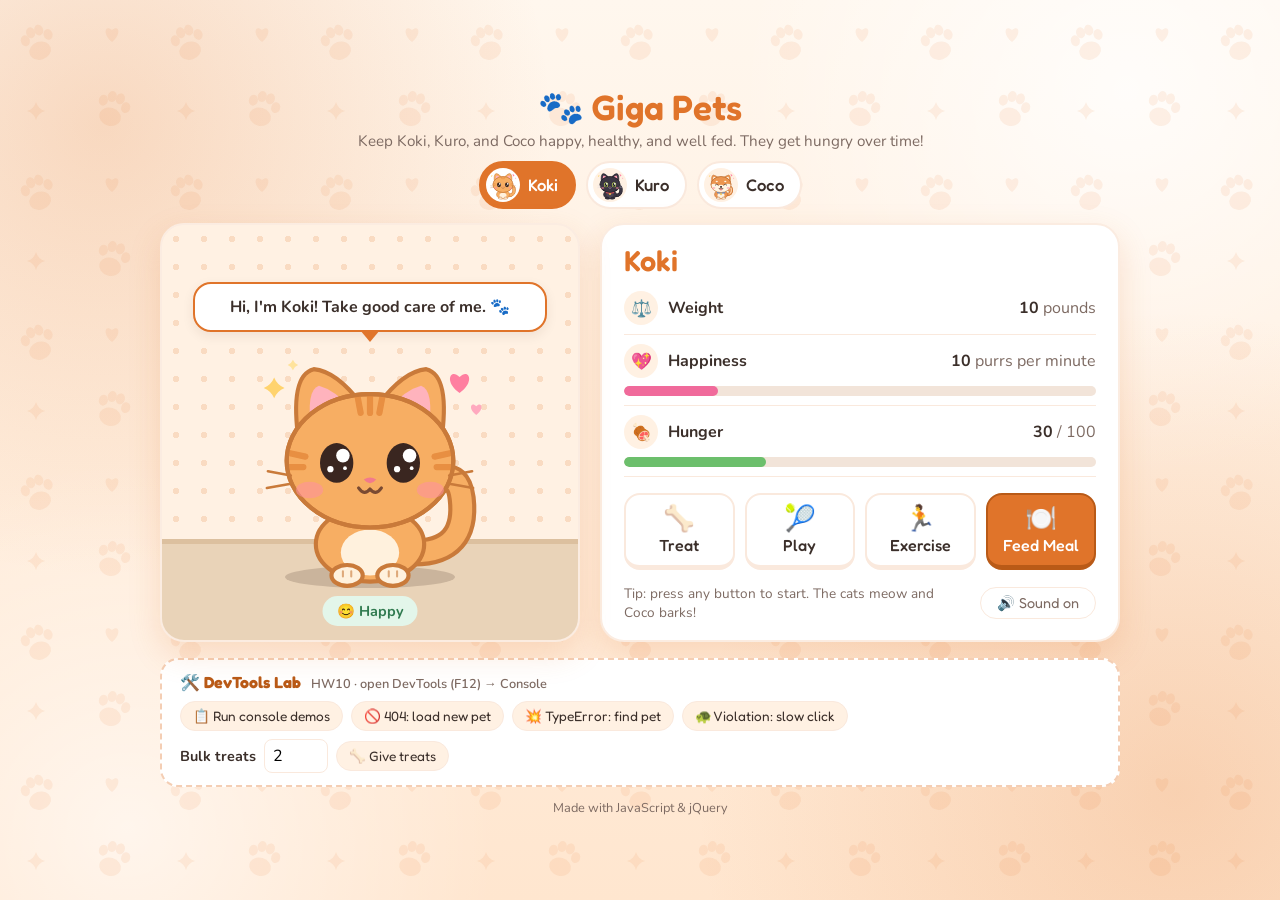
<file: index.html>
<!DOCTYPE html>
<html lang="en">
  <head>
    <meta charset="utf-8">
    <meta name="viewport" content="width=device-width, initial-scale=1">
    <title>Giga Pets</title>
    <meta name="description" content="A virtual pet game with two cats and a Shiba Inu, built with JavaScript and jQuery">
    <!-- Rounded, friendly fonts from Google Fonts: Fredoka for headings, Nunito for text -->
    <link rel="preconnect" href="https://fonts.googleapis.com">
    <link rel="preconnect" href="https://fonts.gstatic.com" crossorigin>
    <link rel="stylesheet" href="https://fonts.googleapis.com/css2?family=Fredoka:wght@500;600&family=Nunito:wght@400;600;700&display=swap">
    <link rel="stylesheet" href="style.css">
    <!-- defer: script.js runs after the page (and jQuery below) has loaded -->
    <script src="script.js" defer></script>
    <!-- HW10: Chrome DevTools console demos (runs after script.js) -->
    <script src="devtools.js" defer></script>
  </head>
  <!-- data-pet is changed by script.js so the page colors match the selected pet -->
  <body data-pet="orange-cat">
    <header>
      <h1><span class="logo" aria-hidden="true">🐾</span> Giga Pets</h1>
      <p class="subtitle">Keep Koki, Kuro, and Coco happy, healthy, and well fed. They get hungry over time!</p>
    </header>

    <!-- Pet picker: one button per pet, created by script.js from the pets array -->
    <nav class="pet-tabs" aria-label="Choose a pet"></nav>

    <main class="game">
      <!-- Left side: the pet's room, speech bubble, and mood -->
      <section class="pet-stage">
        <!-- The slot reserves space so the bubble never covers the pet, even on long messages -->
        <div class="bubble-slot">
          <!-- Speech bubble: filled in by showPetMessage() in script.js after every button press or pet switch -->
          <div class="speech-bubble" aria-live="polite"></div>
        </div>

        <div class="pet-spot">
          <img class="pet-image" src="images/orange-cat.svg" alt="Koki, an orange tabby cat" draggable="false">
          <!-- Shadow on the floor; it stays put while the pet hops -->
          <div class="pet-shadow"></div>
        </div>

        <!-- Mood badge: updated by script.js (happy or needs care) -->
        <div class="mood-badge">😊 Happy</div>
      </section>

      <!-- Right side: stats and action buttons -->
      <section class="dashboard">
        <h2 class="name"></h2>

        <div class="stat">
          <span class="stat-icon" aria-hidden="true">⚖️</span>
          <span class="stat-label">Weight</span>
          <span class="stat-value"><span class="weight"></span> pounds</span>
        </div>

        <div class="stat">
          <span class="stat-icon" aria-hidden="true">💖</span>
          <span class="stat-label">Happiness</span>
          <span class="stat-value"><span class="happiness"></span> <span class="happiness-unit">purrs per minute</span></span>
          <div class="meter"><div class="happiness-bar"></div></div>
        </div>

        <!-- New behavior for the new Feed Meal button: hunger meter (0 = full, 100 = starving) -->
        <div class="stat">
          <span class="stat-icon" aria-hidden="true">🍖</span>
          <span class="stat-label">Hunger</span>
          <span class="stat-value"><span class="hunger"></span> / 100</span>
          <div class="meter"><div class="hunger-bar"></div></div>
        </div>

        <div class="button-container">
          <button class="treat-button"><span class="btn-icon">🦴</span>Treat</button>
          <button class="play-button"><span class="btn-icon">🎾</span>Play</button>
          <button class="exercise-button"><span class="btn-icon">🏃</span>Exercise</button>
          <!-- New action button -->
          <button class="feed-button"><span class="btn-icon">🍽️</span>Feed Meal</button>
        </div>

        <div class="dashboard-footer">
          <!-- Hint shown until the first button press (removed by the .one() handler in script.js) -->
          <p class="hint">Tip: press any button to start. The cats meow and Coco barks!</p>
          <button class="sound-toggle" aria-pressed="false">🔊 Sound on</button>
        </div>
      </section>
    </main>

    <!-- HW10: buttons that trigger each Console / Sources panel demo -->
    <section class="devtools-lab" aria-label="DevTools Lab">
      <h2>🛠️ DevTools Lab <span class="lab-tag">HW10 · open DevTools (F12) → Console</span></h2>
      <div class="lab-row">
        <button type="button" id="log-demo-btn">📋 Run console demos</button>
        <button type="button" id="error-404-btn">🚫 404: load new pet</button>
        <button type="button" id="type-error-btn">💥 TypeError: find pet</button>
        <button type="button" id="violation-btn">🐢 Violation: slow click</button>
      </div>
      <div class="lab-row">
        <label for="bulk-treat-count">Bulk treats</label>
        <input id="bulk-treat-count" type="number" min="1" max="10" value="2">
        <button type="button" class="bulk-treat-button">🦴 Give treats</button>
      </div>
    </section>

    <footer>Made with JavaScript &amp; jQuery</footer>

    <script src="https://code.jquery.com/jquery-2.2.1.min.js"
            integrity="sha256-gvQgAFzTH6trSrAWoH1iPo9Xc96QxSZ3feW6kem+O00="
            crossorigin="anonymous"></script>
  </body>
</html>
</file>
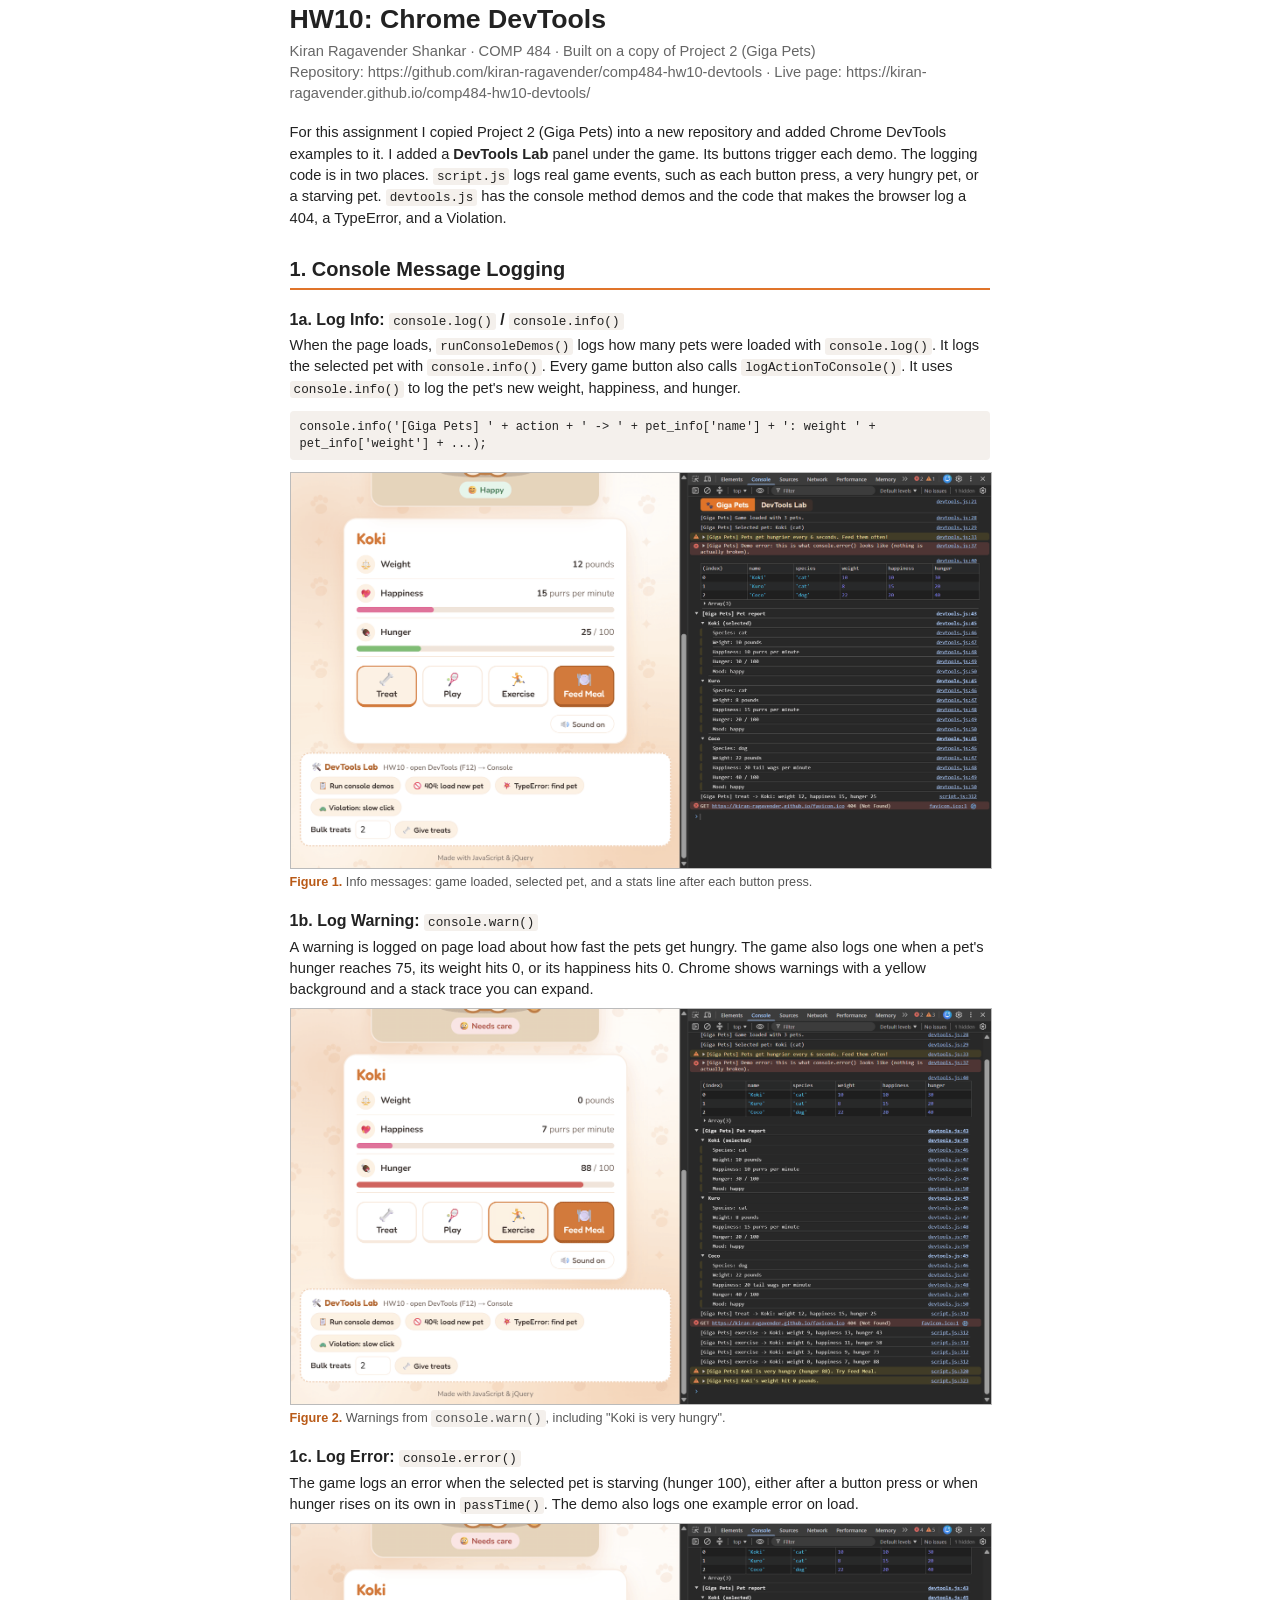
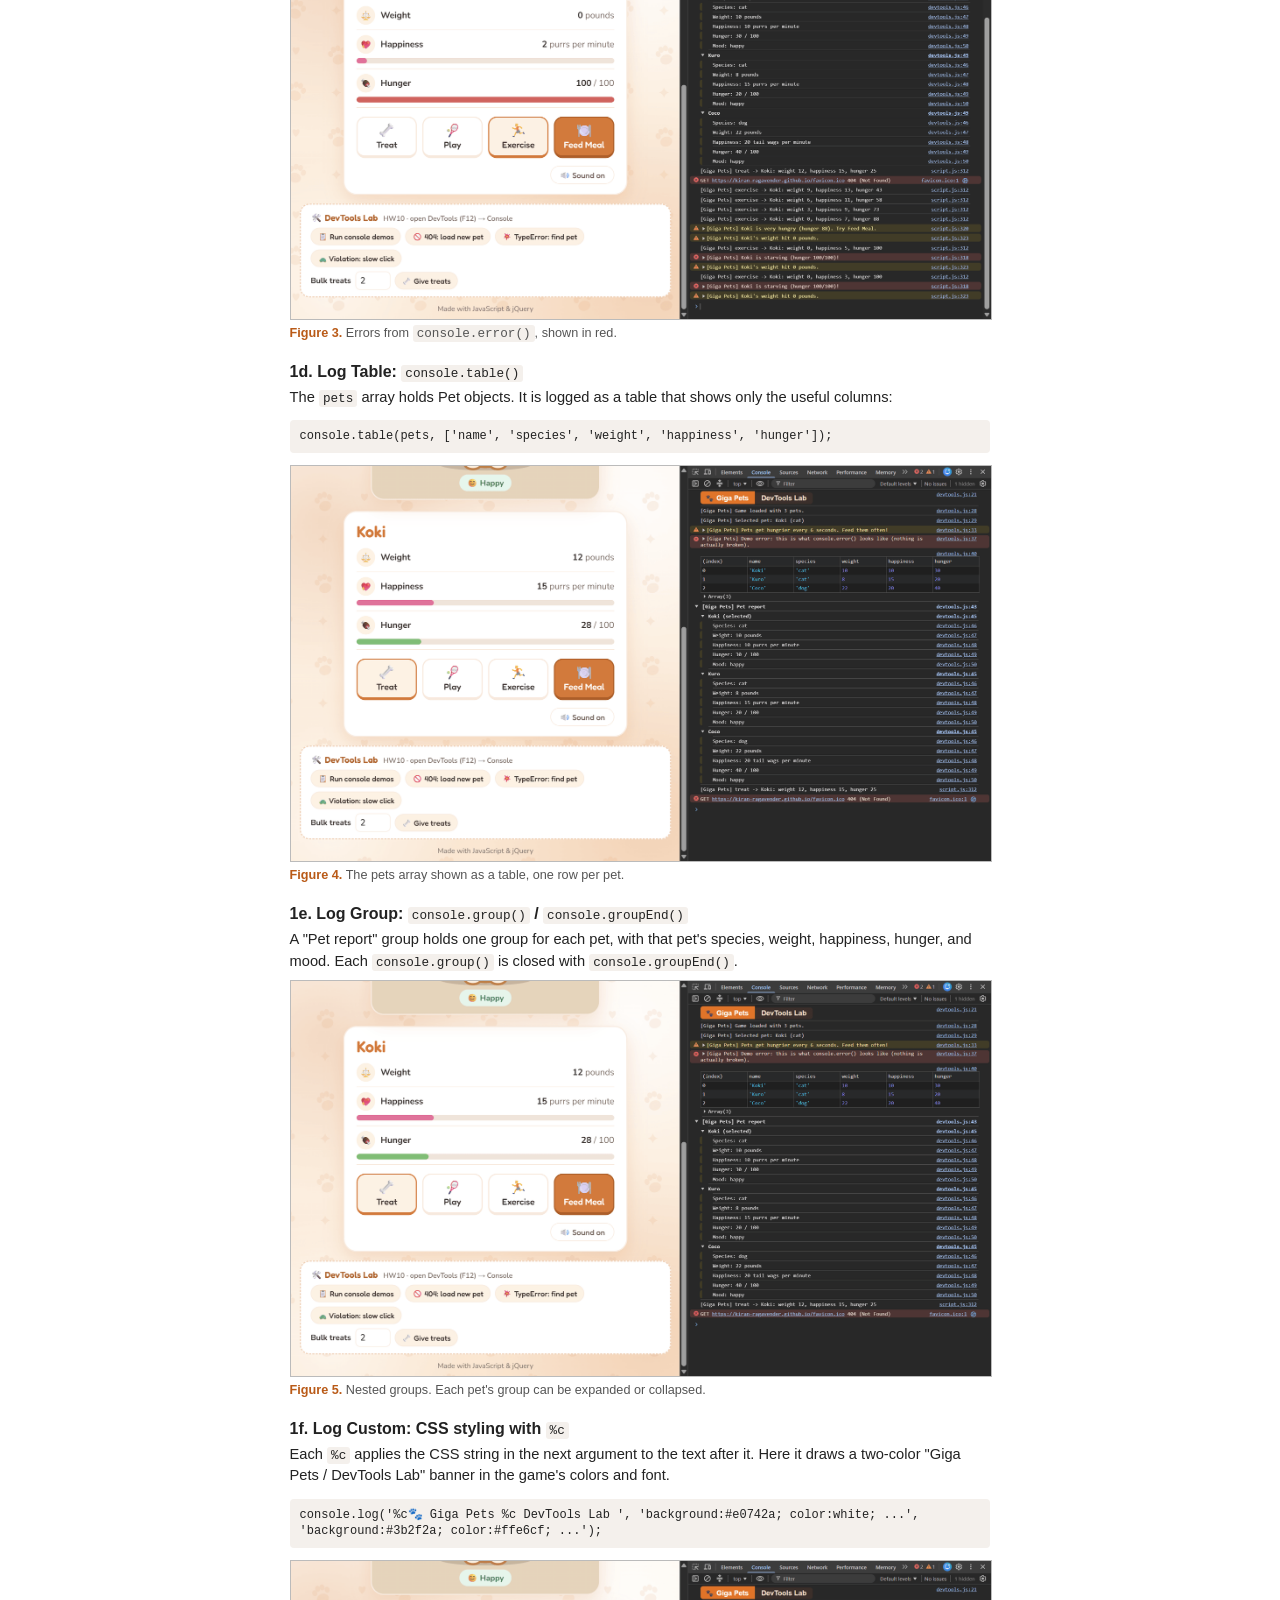
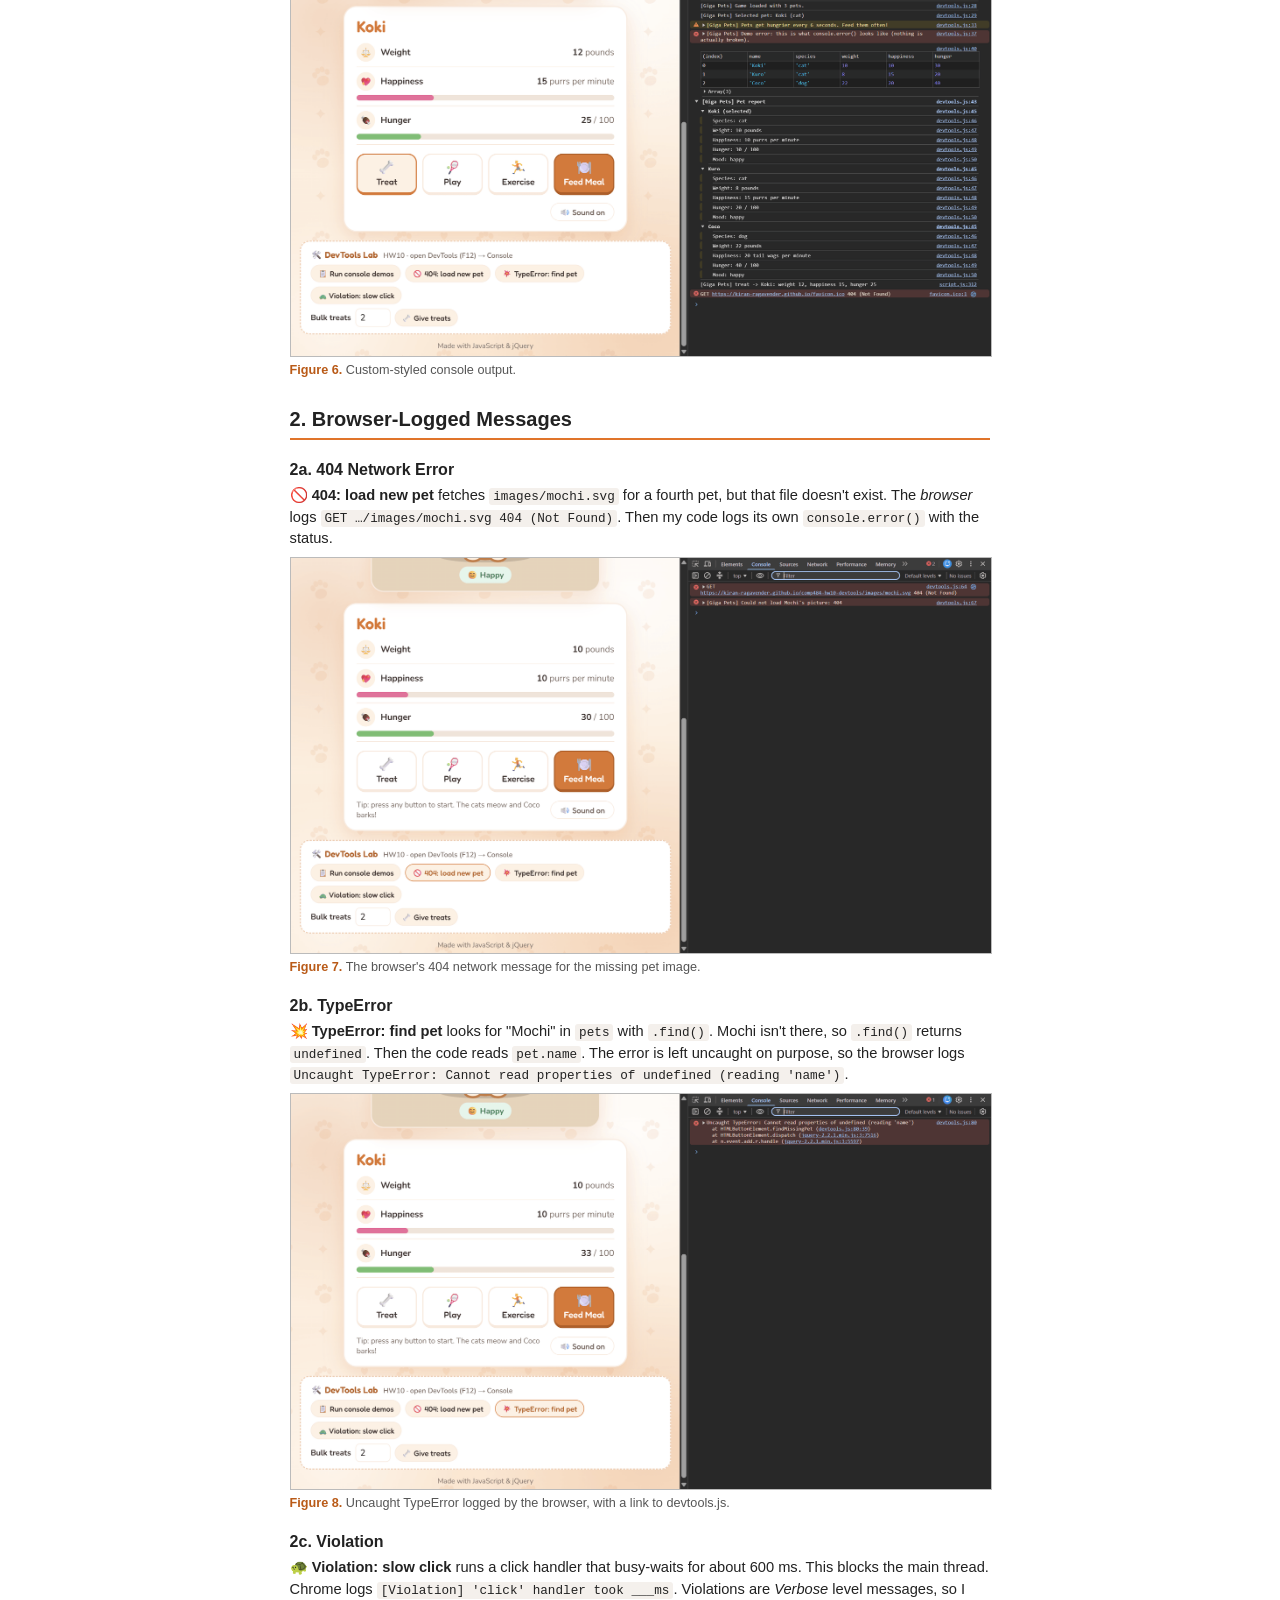
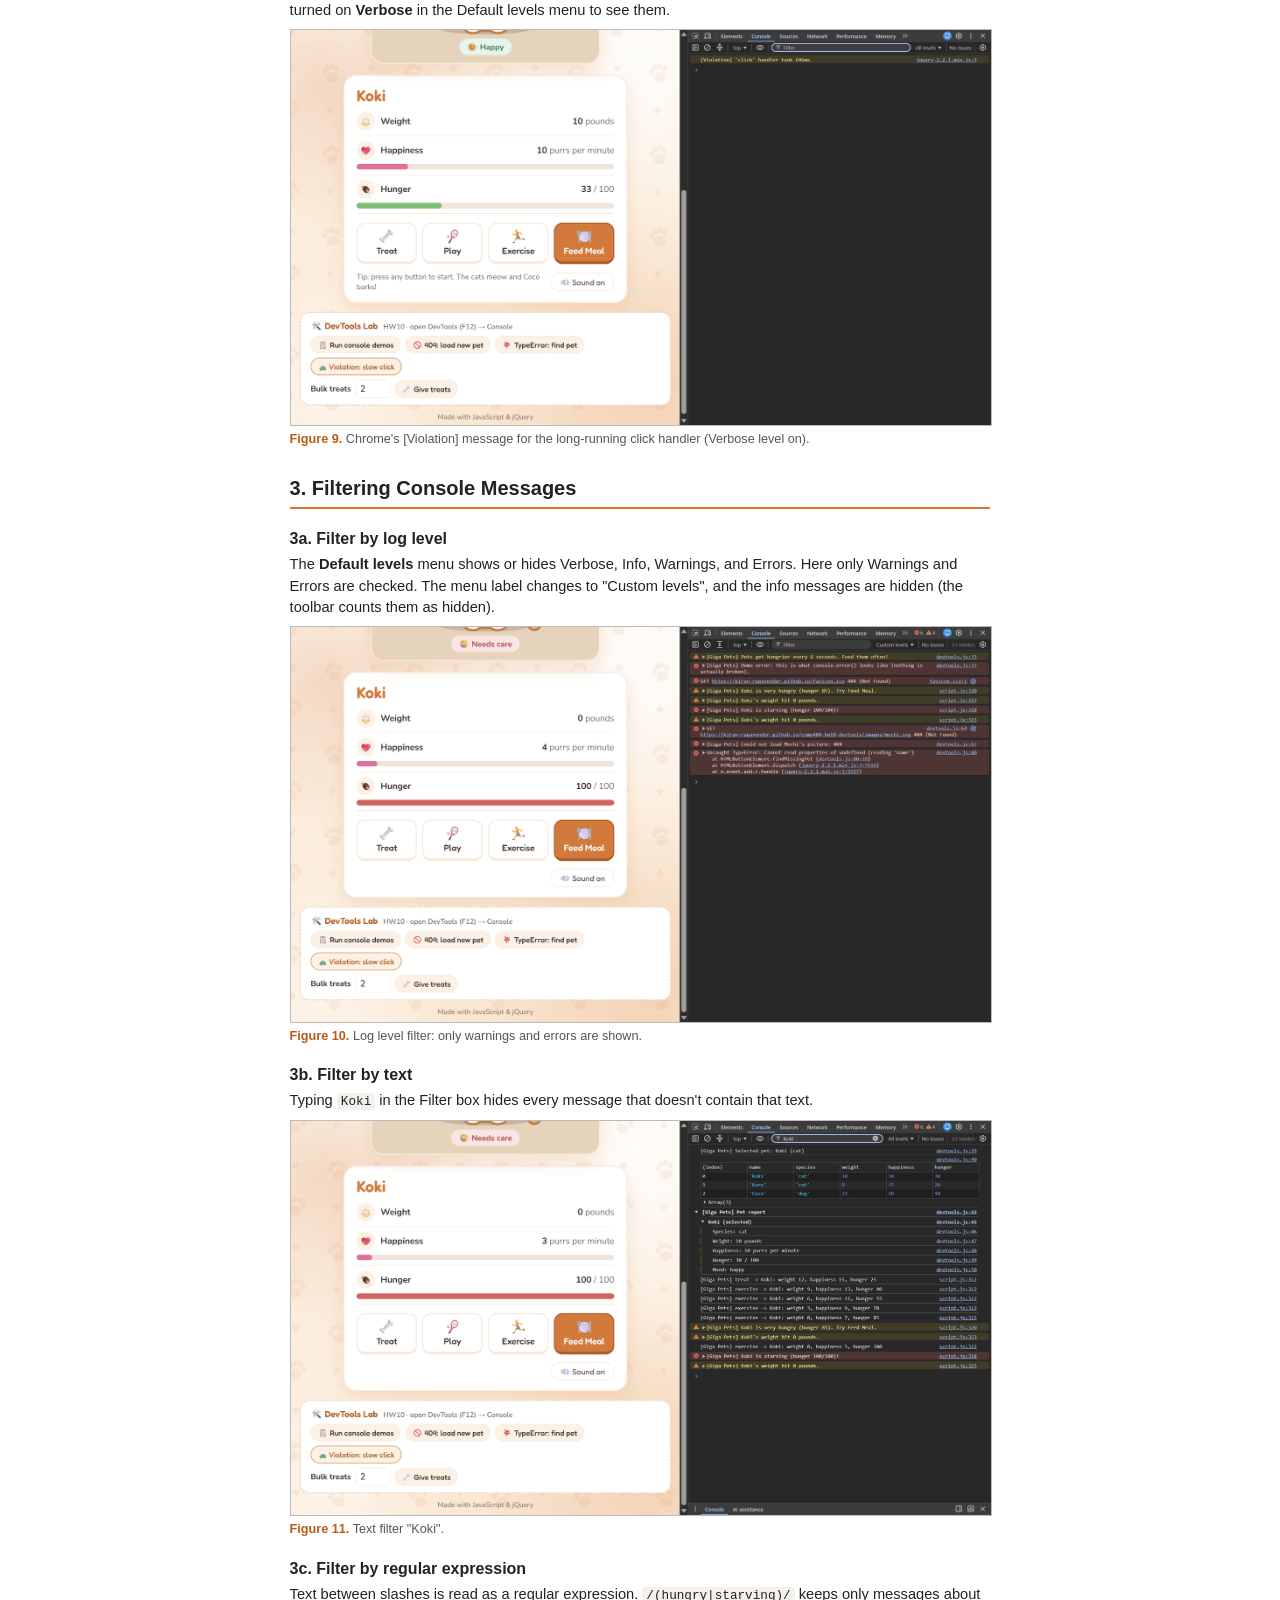
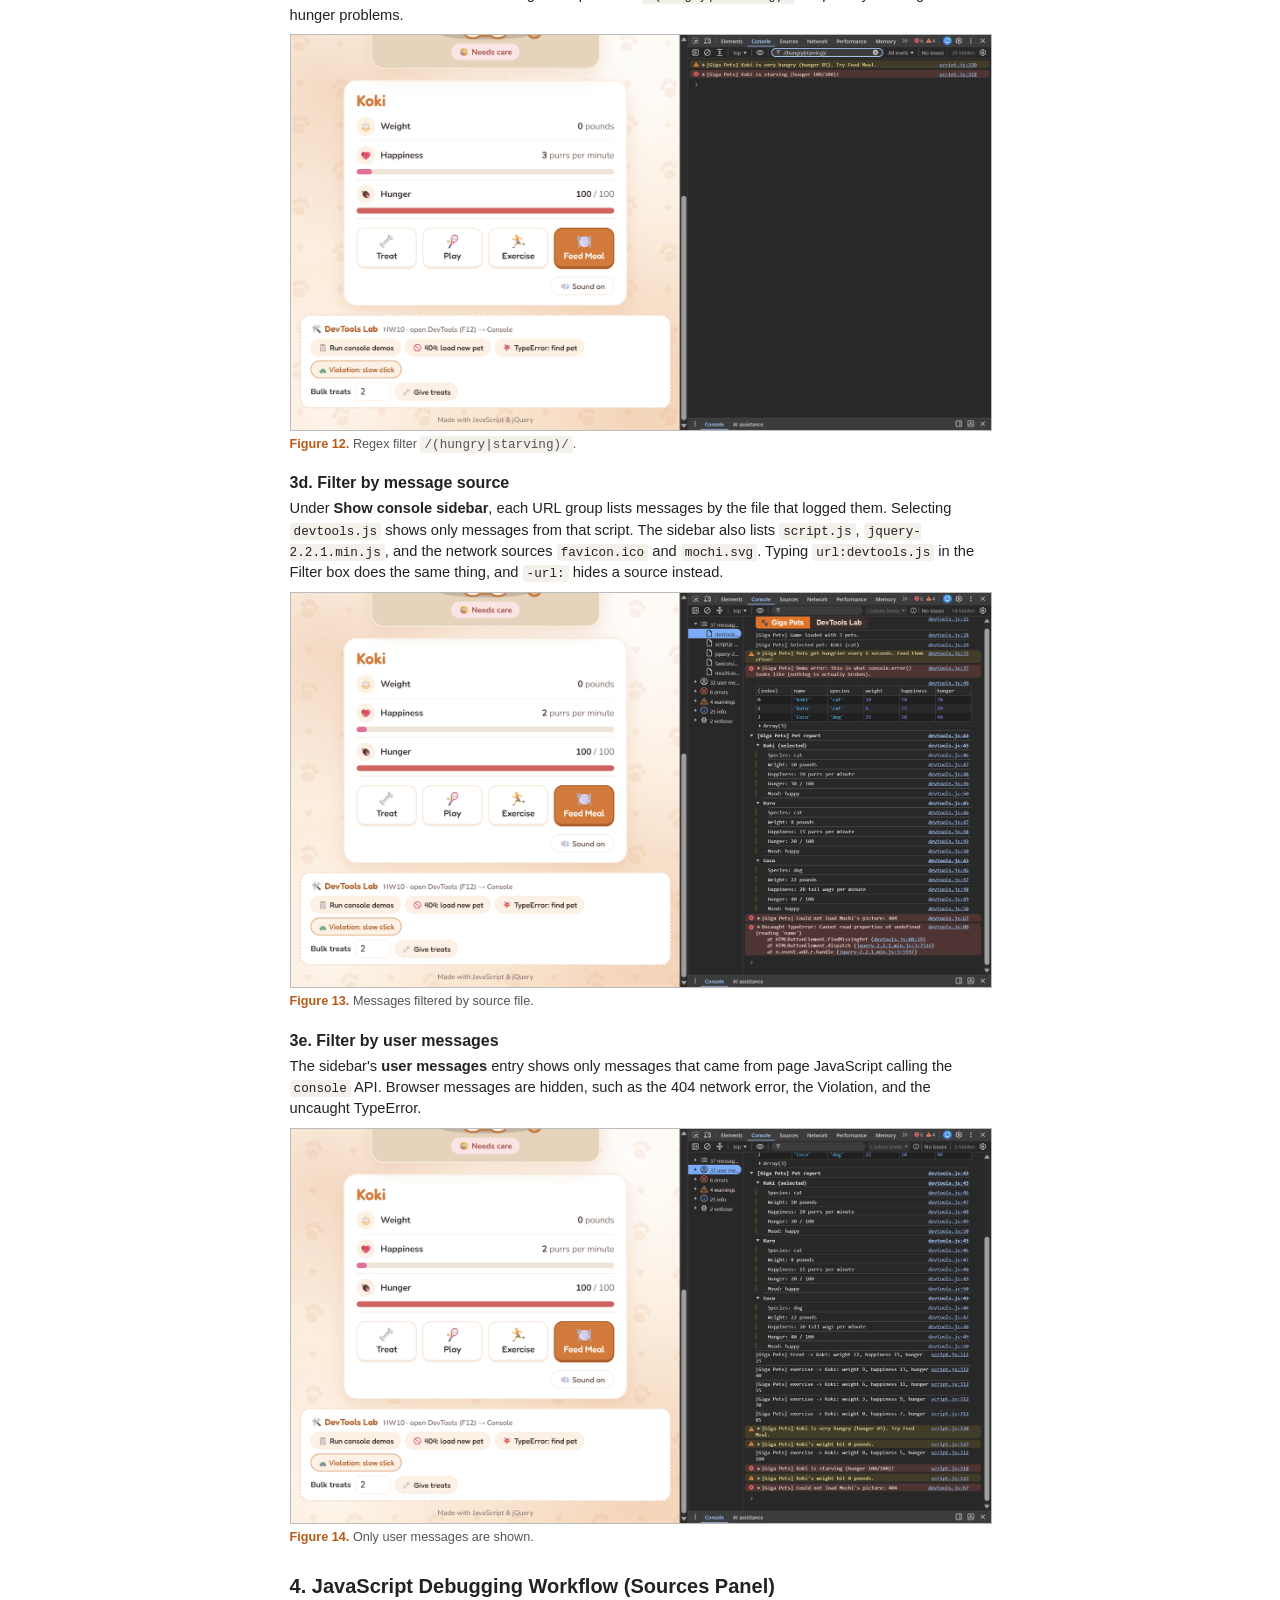
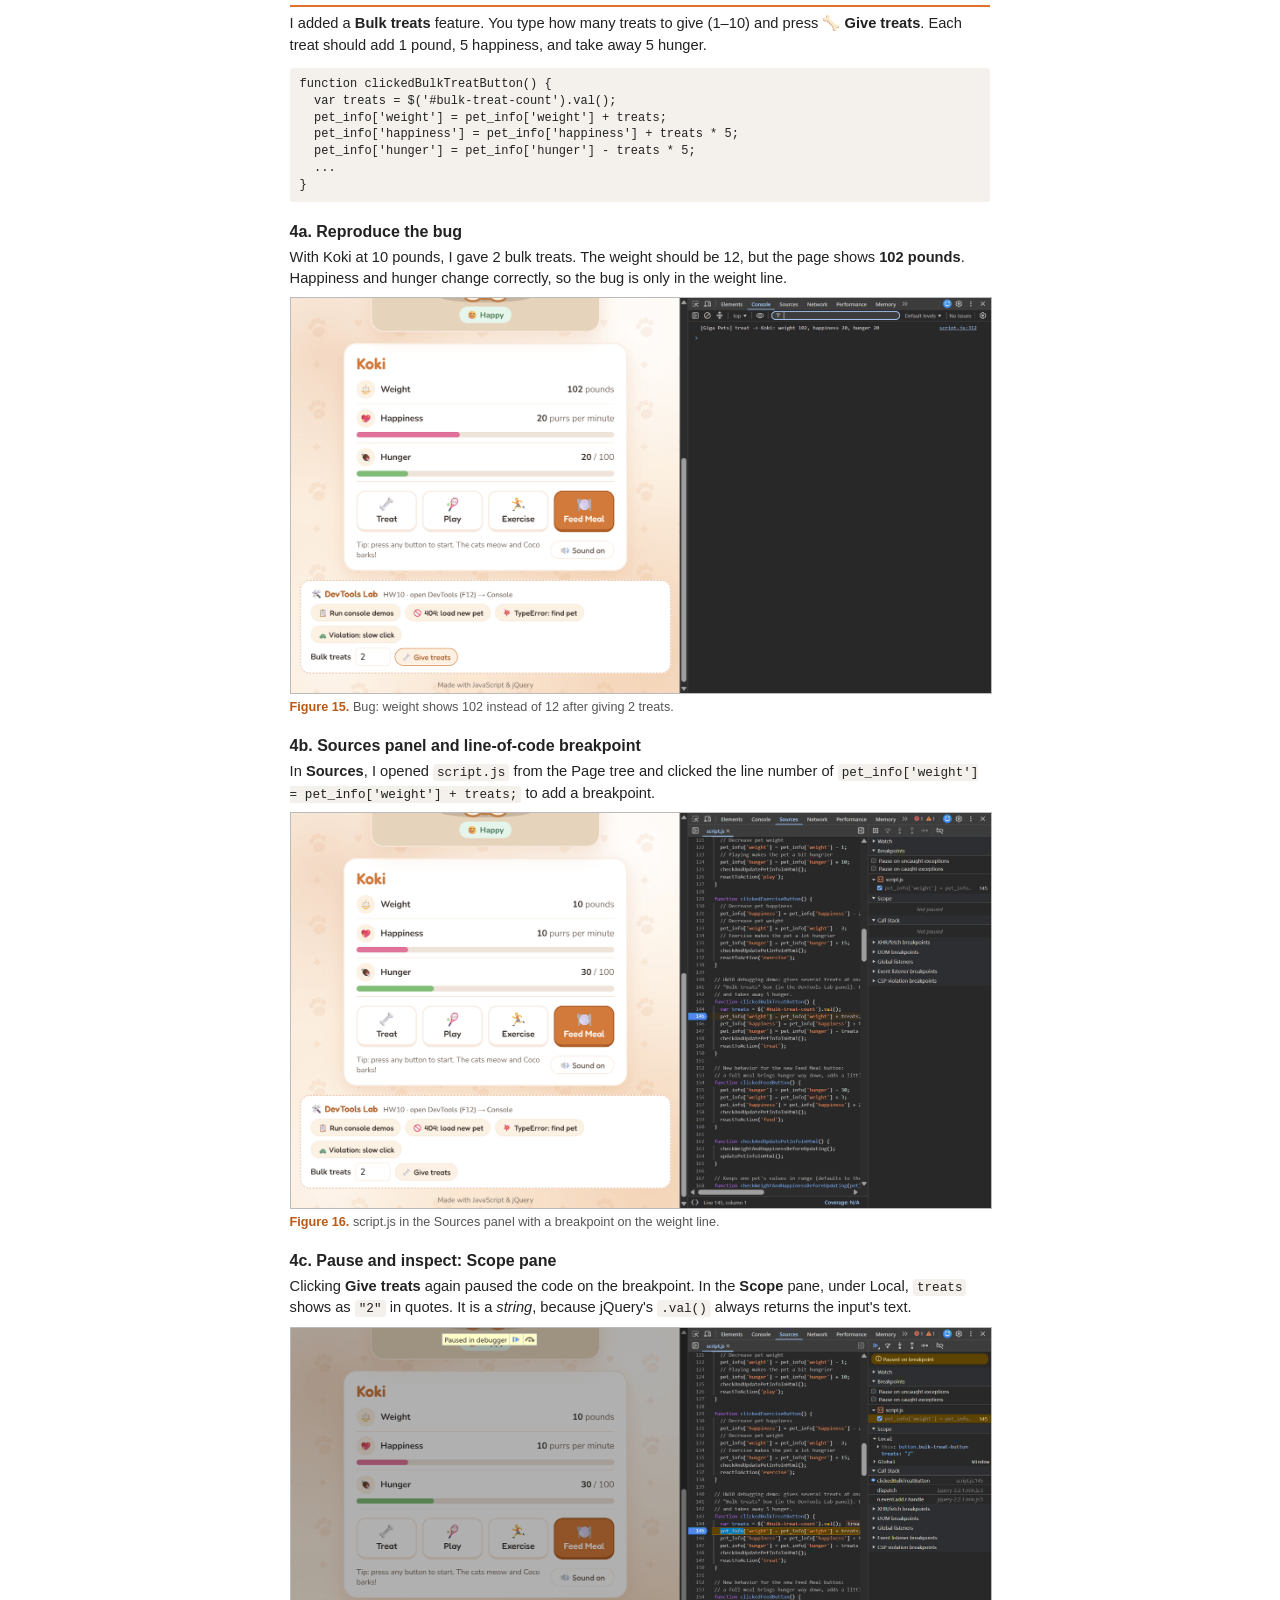
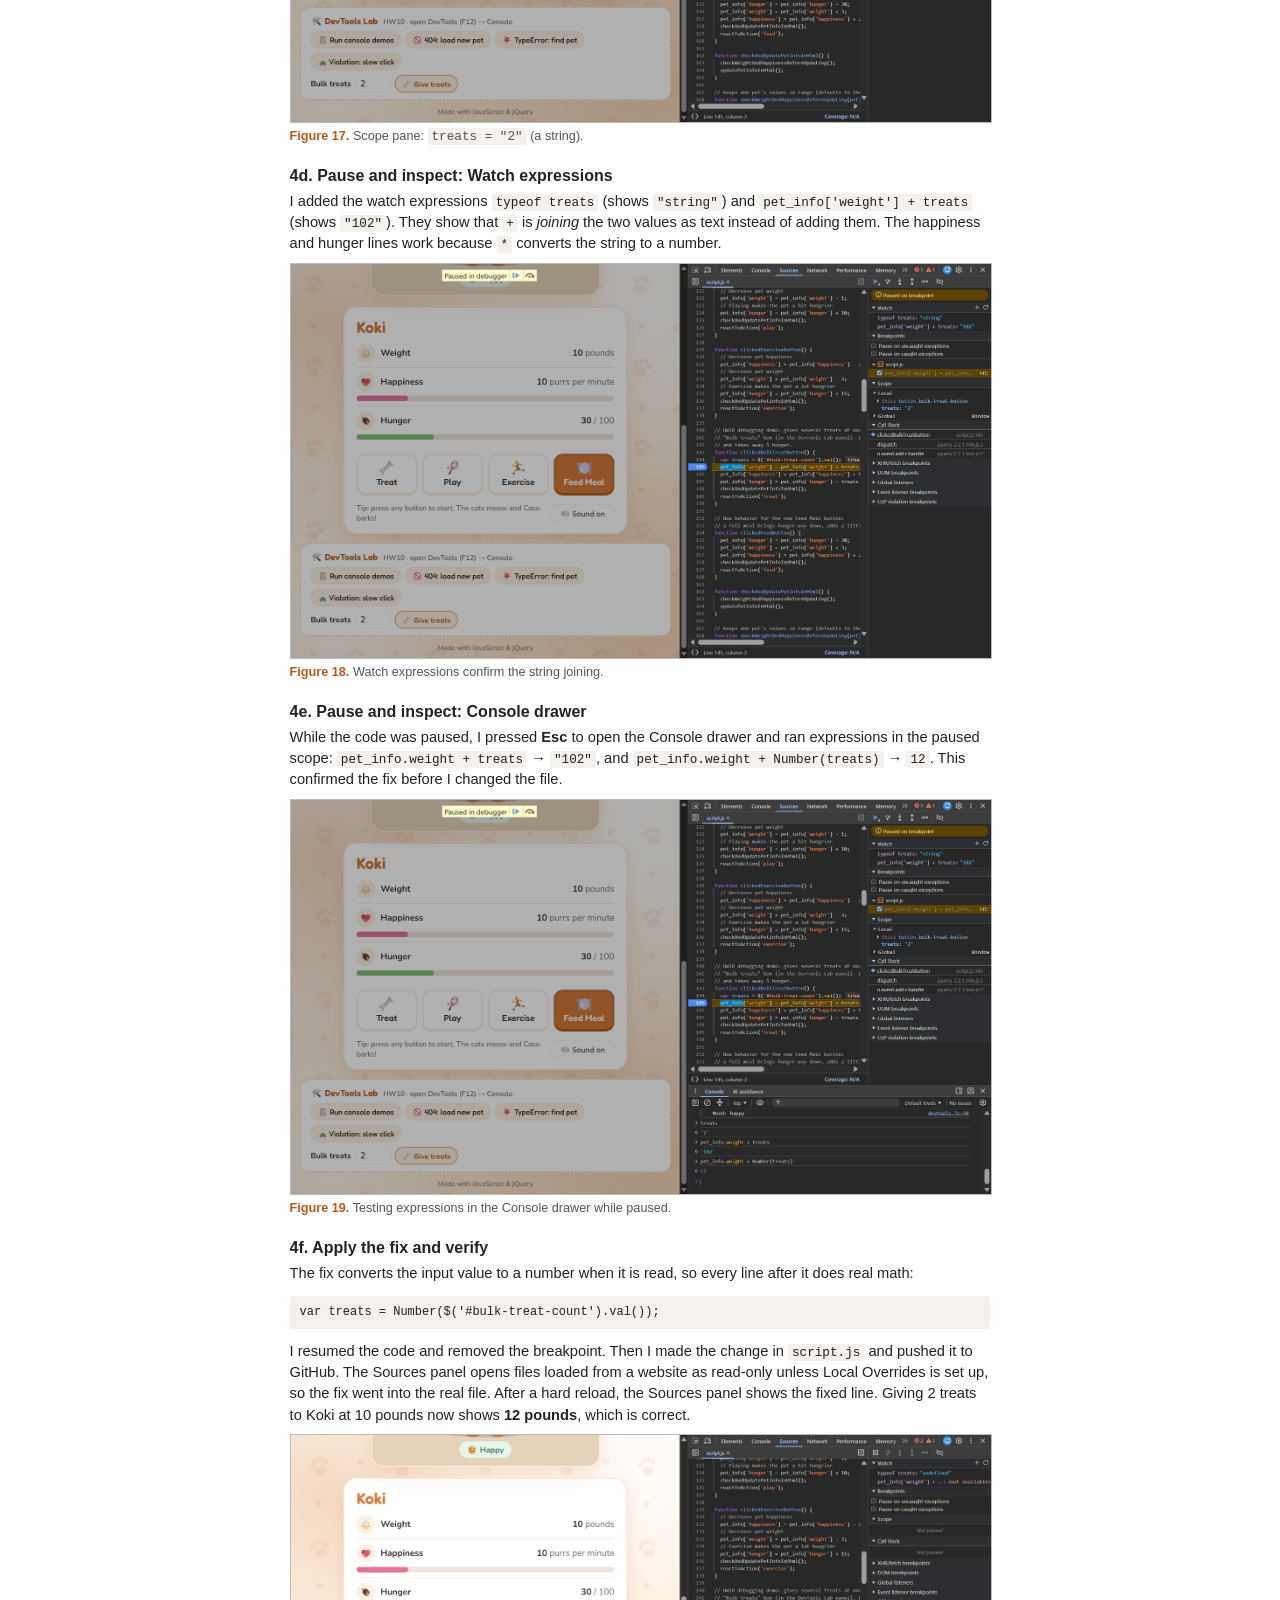
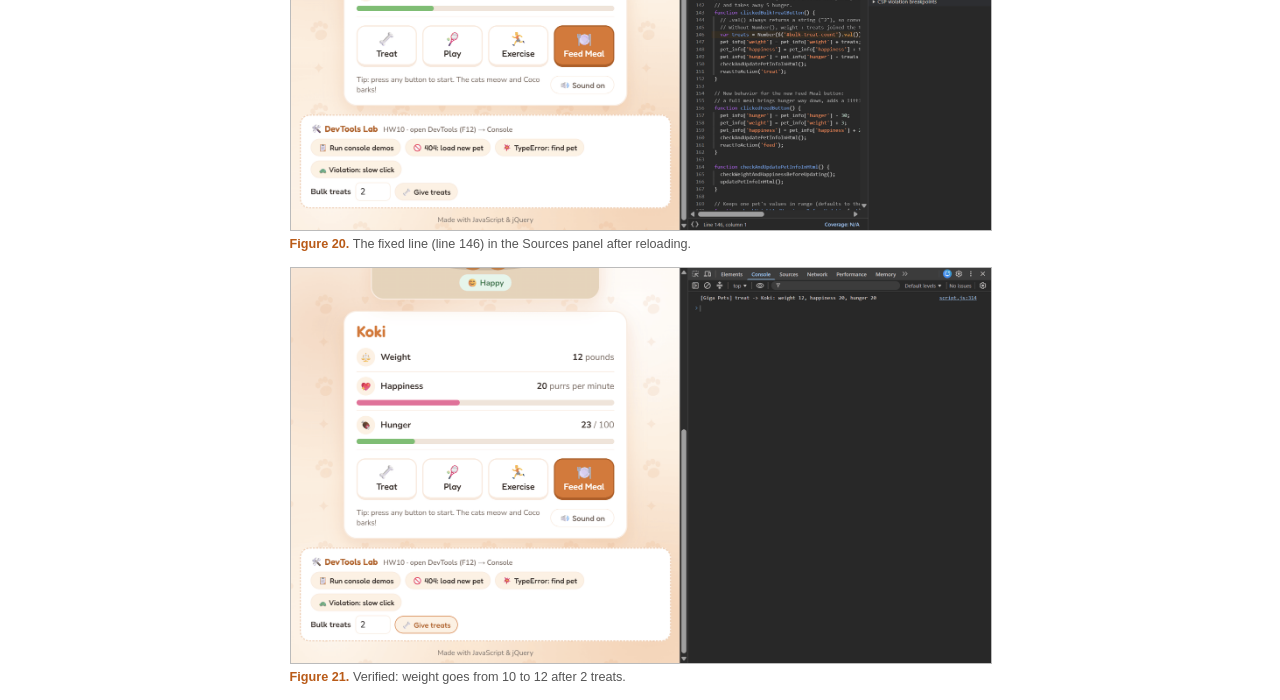
<file: assets/hw10-report.html>
<!DOCTYPE html>
<html lang="en">
<head>
<meta charset="utf-8">
<title>HW10 Chrome DevTools: Giga Pets</title>
<style>
  @page { size: letter; margin: 0.6in; }
  body { font: 11pt/1.45 "Segoe UI", Arial, sans-serif; color: #222; max-width: 7.3in; margin: 0 auto; }
  h1 { font-size: 20pt; margin: 0 0 2px; }
  .meta { color: #666; margin: 0 0 18px; }
  h2 { font-size: 15pt; margin: 26px 0 6px; padding-bottom: 4px; border-bottom: 2px solid #e0742a; break-after: avoid; }
  h3 { font-size: 12pt; margin: 18px 0 4px; break-after: avoid; }
  p, li { margin: 4px 0; }
  code { font: 9.5pt Consolas, monospace; background: #f4f0ec; padding: 1px 4px; border-radius: 3px; }
  pre { font: 9pt/1.4 Consolas, monospace; background: #f4f0ec; padding: 8px 10px; border-radius: 4px; white-space: pre-wrap; break-inside: avoid; }
  figure { margin: 8px 0 14px; break-inside: avoid; }
  figure img { display: block; max-width: 100%; max-height: 5.2in; border: 1px solid #bbb; }
  figcaption { font-size: 9.5pt; color: #555; margin-top: 4px; }
  figcaption b { color: #b95a17; }
  .missing { padding: 22px; border: 2px dashed #d33; color: #d33; font-weight: 600; text-align: center; }
  table { border-collapse: collapse; font-size: 10pt; }
  td, th { border: 1px solid #ccc; padding: 3px 8px; text-align: left; }
</style>
</head>
<body>

<h1>HW10: Chrome DevTools</h1>
<p class="meta">Kiran Ragavender Shankar · COMP 484 · Built on a copy of Project 2 (Giga Pets)<br>
Repository: https://github.com/kiran-ragavender/comp484-hw10-devtools ·
Live page: https://kiran-ragavender.github.io/comp484-hw10-devtools/</p>

<p>For this assignment I copied Project 2 (Giga Pets) into a new repository and added Chrome DevTools examples to it.
I added a <b>DevTools Lab</b> panel under the game. Its buttons trigger each demo.
The logging code is in two places. <code>script.js</code> logs real game events, such as each button press, a very hungry pet, or a starving pet.
<code>devtools.js</code> has the console method demos and the code that makes the browser log a 404, a TypeError, and a Violation.</p>

<!-- ============================================================ -->
<h2>1. Console Message Logging</h2>

<h3>1a. Log Info: <code>console.log()</code> / <code>console.info()</code></h3>
<p>When the page loads, <code>runConsoleDemos()</code> logs how many pets were loaded with <code>console.log()</code>. It logs the selected pet with <code>console.info()</code>.
Every game button also calls <code>logActionToConsole()</code>. It uses <code>console.info()</code> to log the pet's new weight, happiness, and hunger.</p>
<pre>console.info('[Giga Pets] ' + action + ' -&gt; ' + pet_info['name'] + ': weight ' + pet_info['weight'] + ...);</pre>
<figure><img src="screenshots/01-log-info.png"><figcaption><b>Figure 1.</b> Info messages: game loaded, selected pet, and a stats line after each button press.</figcaption></figure>

<h3>1b. Log Warning: <code>console.warn()</code></h3>
<p>A warning is logged on page load about how fast the pets get hungry. The game also logs one when a pet's hunger reaches 75, its weight hits 0, or its happiness hits 0.
Chrome shows warnings with a yellow background and a stack trace you can expand.</p>
<figure><img src="screenshots/02-log-warning.png"><figcaption><b>Figure 2.</b> Warnings from <code>console.warn()</code>, including "Koki is very hungry".</figcaption></figure>

<h3>1c. Log Error: <code>console.error()</code></h3>
<p>The game logs an error when the selected pet is starving (hunger 100), either after a button press or when hunger rises on its own in <code>passTime()</code>.
The demo also logs one example error on load.</p>
<figure><img src="screenshots/03-log-error.png"><figcaption><b>Figure 3.</b> Errors from <code>console.error()</code>, shown in red.</figcaption></figure>

<h3>1d. Log Table: <code>console.table()</code></h3>
<p>The <code>pets</code> array holds Pet objects. It is logged as a table that shows only the useful columns:</p>
<pre>console.table(pets, ['name', 'species', 'weight', 'happiness', 'hunger']);</pre>
<figure><img src="screenshots/04-log-table.png"><figcaption><b>Figure 4.</b> The pets array shown as a table, one row per pet.</figcaption></figure>

<h3>1e. Log Group: <code>console.group()</code> / <code>console.groupEnd()</code></h3>
<p>A "Pet report" group holds one group for each pet, with that pet's species, weight, happiness, hunger, and mood. Each <code>console.group()</code> is closed with <code>console.groupEnd()</code>.</p>
<figure><img src="screenshots/05-log-group.png"><figcaption><b>Figure 5.</b> Nested groups. Each pet's group can be expanded or collapsed.</figcaption></figure>

<h3>1f. Log Custom: CSS styling with <code>%c</code></h3>
<p>Each <code>%c</code> applies the CSS string in the next argument to the text after it. Here it draws a two-color "Giga Pets / DevTools Lab" banner in the game's colors and font.</p>
<pre>console.log('%c🐾 Giga Pets %c DevTools Lab ', 'background:#e0742a; color:white; ...', 'background:#3b2f2a; color:#ffe6cf; ...');</pre>
<figure><img src="screenshots/06-log-custom.png"><figcaption><b>Figure 6.</b> Custom-styled console output.</figcaption></figure>

<!-- ============================================================ -->
<h2>2. Browser-Logged Messages</h2>

<h3>2a. 404 Network Error</h3>
<p><b>🚫 404: load new pet</b> fetches <code>images/mochi.svg</code> for a fourth pet, but that file doesn't exist.
The <i>browser</i> logs <code>GET …/images/mochi.svg 404 (Not Found)</code>. Then my code logs its own <code>console.error()</code> with the status.</p>
<figure><img src="screenshots/07-404.png"><figcaption><b>Figure 7.</b> The browser's 404 network message for the missing pet image.</figcaption></figure>

<h3>2b. TypeError</h3>
<p><b>💥 TypeError: find pet</b> looks for "Mochi" in <code>pets</code> with <code>.find()</code>. Mochi isn't there, so <code>.find()</code> returns <code>undefined</code>.
Then the code reads <code>pet.name</code>. The error is left uncaught on purpose, so the browser logs
<code>Uncaught TypeError: Cannot read properties of undefined (reading 'name')</code>.</p>
<figure><img src="screenshots/08-typeerror.png"><figcaption><b>Figure 8.</b> Uncaught TypeError logged by the browser, with a link to devtools.js.</figcaption></figure>

<h3>2c. Violation</h3>
<p><b>🐢 Violation: slow click</b> runs a click handler that busy-waits for about 600 ms. This blocks the main thread.
Chrome logs <code>[Violation] 'click' handler took ___ms</code>.
Violations are <i>Verbose</i> level messages, so I turned on <b>Verbose</b> in the Default levels menu to see them.</p>
<figure><img src="screenshots/09-violation.png"><figcaption><b>Figure 9.</b> Chrome's [Violation] message for the long-running click handler (Verbose level on).</figcaption></figure>

<!-- ============================================================ -->
<h2>3. Filtering Console Messages</h2>

<h3>3a. Filter by log level</h3>
<p>The <b>Default levels</b> menu shows or hides Verbose, Info, Warnings, and Errors. Here only Warnings and Errors are checked.
The menu label changes to "Custom levels", and the info messages are hidden (the toolbar counts them as hidden).</p>
<figure><img src="screenshots/10-filter-level.png"><figcaption><b>Figure 10.</b> Log level filter: only warnings and errors are shown.</figcaption></figure>

<h3>3b. Filter by text</h3>
<p>Typing <code>Koki</code> in the Filter box hides every message that doesn't contain that text.</p>
<figure><img src="screenshots/11-filter-text.png"><figcaption><b>Figure 11.</b> Text filter "Koki".</figcaption></figure>

<h3>3c. Filter by regular expression</h3>
<p>Text between slashes is read as a regular expression. <code>/(hungry|starving)/</code> keeps only messages about hunger problems.</p>
<figure><img src="screenshots/12-filter-regex.png"><figcaption><b>Figure 12.</b> Regex filter <code>/(hungry|starving)/</code>.</figcaption></figure>

<h3>3d. Filter by message source</h3>
<p>Under <b>Show console sidebar</b>, each URL group lists messages by the file that logged them. Selecting <code>devtools.js</code> shows only messages from that script.
The sidebar also lists <code>script.js</code>, <code>jquery-2.2.1.min.js</code>, and the network sources <code>favicon.ico</code> and <code>mochi.svg</code>.
Typing <code>url:devtools.js</code> in the Filter box does the same thing, and <code>-url:</code> hides a source instead.</p>
<figure><img src="screenshots/13-filter-source.png"><figcaption><b>Figure 13.</b> Messages filtered by source file.</figcaption></figure>

<h3>3e. Filter by user messages</h3>
<p>The sidebar's <b>user messages</b> entry shows only messages that came from page JavaScript calling the <code>console</code> API. Browser messages are hidden, such as the 404 network error, the Violation, and the uncaught TypeError.</p>
<figure><img src="screenshots/14-filter-user.png"><figcaption><b>Figure 14.</b> Only user messages are shown.</figcaption></figure>

<!-- ============================================================ -->
<h2>4. JavaScript Debugging Workflow (Sources Panel)</h2>

<p>I added a <b>Bulk treats</b> feature. You type how many treats to give (1–10) and press <b>🦴 Give treats</b>.
Each treat should add 1 pound, 5 happiness, and take away 5 hunger.</p>
<pre>function clickedBulkTreatButton() {
  var treats = $('#bulk-treat-count').val();
  pet_info['weight'] = pet_info['weight'] + treats;
  pet_info['happiness'] = pet_info['happiness'] + treats * 5;
  pet_info['hunger'] = pet_info['hunger'] - treats * 5;
  ...
}</pre>

<h3>4a. Reproduce the bug</h3>
<p>With Koki at 10 pounds, I gave 2 bulk treats. The weight should be 12, but the page shows <b>102 pounds</b>.
Happiness and hunger change correctly, so the bug is only in the weight line.</p>
<figure><img src="screenshots/15-bug-reproduced.png"><figcaption><b>Figure 15.</b> Bug: weight shows 102 instead of 12 after giving 2 treats.</figcaption></figure>

<h3>4b. Sources panel and line-of-code breakpoint</h3>
<p>In <b>Sources</b>, I opened <code>script.js</code> from the Page tree and clicked the line number of
<code>pet_info['weight'] = pet_info['weight'] + treats;</code> to add a breakpoint.</p>
<figure><img src="screenshots/16-breakpoint.png"><figcaption><b>Figure 16.</b> script.js in the Sources panel with a breakpoint on the weight line.</figcaption></figure>

<h3>4c. Pause and inspect: Scope pane</h3>
<p>Clicking <b>Give treats</b> again paused the code on the breakpoint. In the <b>Scope</b> pane, under Local, <code>treats</code> shows as <code>"2"</code> in quotes.
It is a <i>string</i>, because jQuery's <code>.val()</code> always returns the input's text.</p>
<figure><img src="screenshots/17-scope.png"><figcaption><b>Figure 17.</b> Scope pane: <code>treats = "2"</code> (a string).</figcaption></figure>

<h3>4d. Pause and inspect: Watch expressions</h3>
<p>I added the watch expressions <code>typeof treats</code> (shows <code>"string"</code>) and <code>pet_info['weight'] + treats</code> (shows <code>"102"</code>).
They show that <code>+</code> is <i>joining</i> the two values as text instead of adding them.
The happiness and hunger lines work because <code>*</code> converts the string to a number.</p>
<figure><img src="screenshots/18-watch.png"><figcaption><b>Figure 18.</b> Watch expressions confirm the string joining.</figcaption></figure>

<h3>4e. Pause and inspect: Console drawer</h3>
<p>While the code was paused, I pressed <b>Esc</b> to open the Console drawer and ran expressions in the paused scope:
<code>pet_info.weight + treats</code> → <code>"102"</code>, and <code>pet_info.weight + Number(treats)</code> → <code>12</code>. This confirmed the fix before I changed the file.</p>
<figure><img src="screenshots/19-console-drawer.png"><figcaption><b>Figure 19.</b> Testing expressions in the Console drawer while paused.</figcaption></figure>

<h3>4f. Apply the fix and verify</h3>
<p>The fix converts the input value to a number when it is read, so every line after it does real math:</p>
<pre>var treats = Number($('#bulk-treat-count').val());</pre>
<p>I resumed the code and removed the breakpoint. Then I made the change in <code>script.js</code> and pushed it to GitHub.
The Sources panel opens files loaded from a website as read-only unless Local Overrides is set up, so the fix went into the real file.
After a hard reload, the Sources panel shows the fixed line. Giving 2 treats to Koki at 10 pounds now shows <b>12 pounds</b>, which is correct.</p>
<figure><img src="screenshots/20-fix-applied.png"><figcaption><b>Figure 20.</b> The fixed line (line 146) in the Sources panel after reloading.</figcaption></figure>
<figure><img src="screenshots/21-fix-verified.png"><figcaption><b>Figure 21.</b> Verified: weight goes from 10 to 12 after 2 treats.</figcaption></figure>

<script>
  // Shows a red box in place of any screenshot that hasn't been added yet
  document.querySelectorAll('figure img').forEach(function (img) {
    function markMissing() {
      var box = document.createElement('div');
      box.className = 'missing';
      box.textContent = 'Missing screenshot: assets/' + img.getAttribute('src');
      img.replaceWith(box);
    }
    if (img.complete && img.naturalWidth === 0) markMissing();
    else img.addEventListener('error', markMissing);
  });
</script>
</body>
</html>
</file>
<file: style.css>
/* ==========================
   Theme colors
   Each pet has its own accent color. script.js sets <body data-pet="...">
   to the selected pet, and the rules below swap the color variables.
   ========================== */
:root {
  --text: #3b2f2a;
  --muted: #7d6a62;
  --card: #ffffff;
  --floor: #e9d3b8;
  --floor-edge: #dcc09f;

  /* Background pattern tile: two paw prints, a heart, and a sparkle (used as a mask in body::before) */
  --paw-pattern: url("data:image/svg+xml,%3Csvg xmlns='http://www.w3.org/2000/svg' width='150' height='150'%3E%3Cg transform='translate(38 44) rotate(-18)'%3E%3Cellipse cx='0' cy='7' rx='11' ry='9'/%3E%3Cellipse cx='-11' cy='-7' rx='4.5' ry='5.5'/%3E%3Cellipse cx='-3.5' cy='-13' rx='4.5' ry='5.5'/%3E%3Cellipse cx='5' cy='-13' rx='4.5' ry='5.5'/%3E%3Cellipse cx='12.5' cy='-6' rx='4.5' ry='5.5'/%3E%3C/g%3E%3Cg transform='translate(112 110) rotate(16)'%3E%3Cellipse cx='0' cy='7' rx='11' ry='9'/%3E%3Cellipse cx='-11' cy='-7' rx='4.5' ry='5.5'/%3E%3Cellipse cx='-3.5' cy='-13' rx='4.5' ry='5.5'/%3E%3Cellipse cx='5' cy='-13' rx='4.5' ry='5.5'/%3E%3Cellipse cx='12.5' cy='-6' rx='4.5' ry='5.5'/%3E%3C/g%3E%3Cpath d='M112 42 C102 34 105 24 112 30 C119 24 122 34 112 42 Z'/%3E%3Cpath d='M36 102 Q38 109 45 111 Q38 113 36 120 Q34 113 27 111 Q34 109 36 102 Z'/%3E%3C/svg%3E");

  /* Koki (orange cat): warm orange */
  --accent: #e0742a;
  --accent-dark: #b95a17;
  --accent-soft: #fff1e3;
  --page-top: #fff7ee;
  --page-bottom: #ffe6cf;
}

/* Kuro (black cat): purple */
body[data-pet="black-cat"] {
  --accent: #7c5cd6;
  --accent-dark: #5d40b3;
  --accent-soft: #f1ecff;
  --page-top: #f8f5ff;
  --page-bottom: #e4dbfb;
}

/* Coco (Shiba Inu): sky blue */
body[data-pet="shiba-inu"] {
  --accent: #2b8ed6;
  --accent-dark: #1d6ca8;
  --accent-soft: #e8f4fd;
  --page-top: #f3f9ff;
  --page-bottom: #d6eafb;
}

/* ==========================
   Base page styles
   ========================== */
* {
  box-sizing: border-box;
}

body {
  /* Light tints of the accent color for borders, divider lines, and meter tracks.
     They are set here on body (not :root) because body is where data-pet changes --accent,
     so these tints follow whichever pet is selected. */
  --line: color-mix(in srgb, var(--accent) 16%, white);
  --track: color-mix(in srgb, var(--accent) 10%, #f4f0ec);

  margin: 0;
  padding: 14px 16px 10px;
  min-height: 100vh;
  /* Column layout centers the whole game vertically when the window has extra room */
  display: flex;
  flex-direction: column;
  justify-content: center;
  font-family: "Nunito", "Segoe UI", Helvetica, Arial, sans-serif;
  color: var(--text);
  /* Background layers (first listed is on top):
     soft glowing circles of the pet's accent color in the corners, a white glow in the
     top-right, and a gentle top-to-bottom gradient underneath. color-mix() blends the
     accent color with transparent so it changes automatically when the pet changes. */
  background-color: var(--page-bottom);
  background-image:
    radial-gradient(circle at 8% 14%, color-mix(in srgb, var(--accent) 22%, transparent) 0, transparent 32%),
    radial-gradient(circle at 92% 88%, color-mix(in srgb, var(--accent) 20%, transparent) 0, transparent 34%),
    radial-gradient(circle at 88% 10%, rgba(255, 255, 255, 0.75) 0, transparent 28%),
    radial-gradient(circle at 10% 92%, rgba(255, 255, 255, 0.6) 0, transparent 26%),
    linear-gradient(180deg, var(--page-top) 0%, var(--page-bottom) 100%);
  background-attachment: fixed;
}

/* Paw-print pattern behind everything.
   The pattern is a small SVG tile (paw prints, a heart, and a sparkle) used as a mask,
   so the shapes are painted in the pet's accent color, and it slowly drifts diagonally. */
body::before {
  content: "";
  position: fixed;
  inset: 0;
  z-index: -1;
  pointer-events: none;
  background-color: var(--accent);
  opacity: 0.09;
  -webkit-mask-image: var(--paw-pattern);
  mask-image: var(--paw-pattern);
  -webkit-mask-size: 150px 150px;
  mask-size: 150px 150px;
  animation: drift 40s linear infinite;
}

@keyframes drift {
  from {
    -webkit-mask-position: 0 0;
    mask-position: 0 0;
  }
  to {
    -webkit-mask-position: 150px 150px;
    mask-position: 150px 150px;
  }
}

/* People who turn on "reduce motion" in their system settings get a still background */
@media (prefers-reduced-motion: reduce) {
  body::before {
    animation: none;
  }
}

/* Header, tabs, game, and footer each take the full width (then center themselves with max-width) */
body > * {
  width: 100%;
}

/* Make the page feel like a game instead of a document:
   - user-select: none stops text from being highlighted when you click or double-click quickly
   - cursor: default shows the normal arrow instead of the text "I-beam" cursor over text
   - caret-color: transparent hides the blinking typing cursor if caret browsing (F7) is on */
body {
  -webkit-user-select: none;
  user-select: none;
  cursor: default;
  caret-color: transparent;
}

/* Stop the pet pictures from being dragged around like a file */
img {
  -webkit-user-drag: none;
}

h1,
h2,
button {
  font-family: "Fredoka", "Nunito", sans-serif;
}

header {
  max-width: 960px;
  margin: 0 auto 10px;
  text-align: center;
}

h1 {
  margin: 0;
  font-size: 2.2rem;
  line-height: 1.15;
  font-weight: 600;
  color: var(--accent);
  transition: color 0.3s ease;
}

.logo {
  display: inline-block;
  transform: rotate(-12deg);
}

.subtitle {
  margin: 4px 0 0;
  font-size: 0.95rem;
  color: var(--muted);
}

/* ==========================
   Pet picker tabs (built by script.js)
   ========================== */
.pet-tabs {
  max-width: 960px;
  margin: 0 auto 14px;
  display: flex;
  flex-wrap: wrap;
  justify-content: center;
  gap: 10px;
}

.pet-tabs button {
  display: flex;
  align-items: center;
  gap: 8px;
  padding: 5px 16px 5px 5px;
  font-size: 1.05rem;
  font-weight: 500;
  color: var(--text);
  background: var(--card);
  border: 2px solid var(--line);
  border-radius: 999px;
  cursor: pointer;
  transition: border-color 0.2s ease, transform 0.15s ease, background-color 0.2s ease;
}

.pet-tabs button:hover {
  border-color: var(--accent);
  transform: translateY(-2px);
}

/* Small round picture of each pet inside its tab */
.pet-tabs .tab-avatar {
  width: 34px;
  height: 34px;
  padding: 2px;
  border-radius: 50%;
  background: var(--accent-soft);
}

/* The pet currently being shown */
.pet-tabs button.active {
  color: #fff;
  background: var(--accent);
  border-color: var(--accent);
}

.pet-tabs button.active .tab-avatar {
  background: #fff;
}

/* ==========================
   Layout: pet on the left, dashboard on the right
   (stacks into one column on small screens)
   ========================== */
.game {
  max-width: 960px;
  margin: 0 auto;
  display: flex;
  flex-wrap: wrap;
  gap: 20px;
  justify-content: center;
  align-items: stretch;
}

.pet-stage,
.dashboard {
  background: var(--card);
  border-radius: 24px;
  /* thin border and shadow tinted with the pet's color so the cards match the background */
  border: 2px solid color-mix(in srgb, var(--accent) 14%, white);
  box-shadow: 0 12px 32px color-mix(in srgb, var(--accent) 18%, transparent);
}

/* ==========================
   Pet stage: a little room with a wall and a wooden floor
   ========================== */
.pet-stage {
  position: relative;
  flex: 1 1 320px;
  max-width: 420px;
  padding: 14px 16px 50px;
  text-align: center;
  overflow: hidden;
  /* Column layout: the pet is pushed to the bottom so it always stands on the floor,
     even when the card is stretched taller to match the dashboard */
  display: flex;
  flex-direction: column;
  justify-content: flex-end;
  /* Two background layers (the first one listed is drawn on top):
     1. Floor: a fixed 100px band at the bottom with a darker edge line, see-through above it
     2. Wallpaper: small faint polka dots repeating every 28px over the wall color */
  background-color: var(--accent-soft);
  background-image:
    linear-gradient(0deg, var(--floor) 0, var(--floor) 96px,
                    var(--floor-edge) 96px, var(--floor-edge) 101px,
                    transparent 101px),
    radial-gradient(circle, color-mix(in srgb, var(--accent) 18%, transparent) 3px, transparent 3.5px);
  background-size: auto, 28px 28px;
}

/* Reserved space above the pet; grows if a message wraps, so the bubble never covers the pet */
.bubble-slot {
  min-height: 70px;
  margin-bottom: 8px;
  display: flex;
  align-items: flex-end;
  justify-content: center;
}

.pet-spot {
  position: relative;
  line-height: 0;              /* removes the gap under the image so the shadow lines up */
}

.pet-image {
  position: relative;          /* needed so jQuery .animate() can move it with "top" */
  z-index: 1;                  /* keeps the pet in front of its shadow */
  /* The pet's size follows the window height so the whole game fits without scrolling:
     36% of the window height, but never smaller than 150px or bigger than 250px */
  height: clamp(150px, 36vh, 250px);
  width: auto;
  max-width: 100%;
}

/* Soft oval shadow under the pet */
.pet-shadow {
  position: absolute;
  left: 50%;
  bottom: 2px;
  width: 170px;
  height: 22px;
  transform: translateX(-50%);
  border-radius: 50%;
  background: rgba(60, 40, 30, 0.18);
}

/* Mood badge in the bottom corner of the room */
.mood-badge {
  position: absolute;
  left: 50%;
  bottom: 14px;
  transform: translateX(-50%);
  padding: 5px 14px;
  font-weight: 700;
  font-size: 0.9rem;
  color: #2f7a4f;
  background: #e3f6ea;
  border-radius: 999px;
  white-space: nowrap;
}

.mood-badge.sad {
  color: #b23b3b;
  background: #fde4e4;
}

/* ==========================
   Speech bubble (pet comments)
   ========================== */
.speech-bubble {
  display: none;               /* hidden until showPetMessage() fades it in */
  position: relative;          /* so the ::after pointer is placed relative to the bubble */
  width: 92%;
  padding: 12px 16px;
  background: var(--card);
  border: 2px solid var(--accent);
  border-radius: 18px;
  font-weight: 700;
  text-align: center;
  box-shadow: 0 4px 12px rgba(60, 40, 30, 0.08);
}

/* Little triangle under the bubble so it points at the pet */
.speech-bubble::after {
  content: "";
  position: absolute;
  bottom: -12px;
  left: 50%;
  transform: translateX(-50%);
  border-width: 12px 10px 0;
  border-style: solid;
  border-color: var(--accent) transparent transparent;
}

/* Red bubble when the pet is unhappy about something */
.speech-bubble.warning {
  background: #fff0f0;
  border-color: #e05a5a;
}

.speech-bubble.warning::after {
  border-top-color: #e05a5a;
}

/* ==========================
   Dashboard / stats
   ========================== */
.dashboard {
  flex: 1 1 380px;
  max-width: 520px;
  padding: 18px 22px;
}

.name {
  margin: 0 0 4px;
  font-size: 1.8rem;
  font-weight: 600;
  color: var(--accent);
  transition: color 0.3s ease;
}

.stat {
  display: flex;
  flex-wrap: wrap;
  align-items: center;
  gap: 8px 10px;
  padding: 9px 0;
  border-bottom: 1px solid var(--line);
}

.stat-icon {
  display: inline-flex;
  align-items: center;
  justify-content: center;
  width: 34px;
  height: 34px;
  border-radius: 50%;
  background: var(--accent-soft);
  font-size: 1.05rem;
}

.stat-label {
  font-weight: 700;
}

.stat-value {
  margin-left: auto;           /* pushes the value to the right edge */
  color: var(--muted);
}

.stat-value > span:first-child {
  font-weight: 700;
  color: var(--text);
}

.meter {
  width: 100%;
  height: 10px;
  background: var(--track);
  border-radius: 999px;
  overflow: hidden;
}

.happiness-bar,
.hunger-bar {
  height: 100%;
  width: 0;
  border-radius: 999px;
  transition: width 0.4s ease, background-color 0.4s ease;
}

.happiness-bar {
  background: #f06a9b;
}

.hunger-bar {
  background: #6cbf6c;          /* green = not hungry; script.js turns it orange/red */
}

/* ==========================
   Action buttons
   ========================== */
.button-container {
  display: grid;
  grid-template-columns: repeat(4, 1fr);   /* all four buttons in one row */
  gap: 10px;
  margin-top: 16px;
}

.button-container button {
  display: flex;
  flex-direction: column;
  align-items: center;
  gap: 4px;
  padding: 10px 4px;
  font-size: 1rem;
  font-weight: 500;
  color: var(--text);
  background: var(--card);
  border: 2px solid var(--line);
  border-bottom-width: 5px;    /* thicker bottom edge makes the button look raised */
  border-radius: 16px;
  cursor: pointer;
  transition: border-color 0.2s ease, transform 0.1s ease, background-color 0.2s ease;
}

.btn-icon {
  font-size: 1.6rem;
  line-height: 1;
}

.button-container button:hover {
  border-color: var(--accent);
  background: var(--accent-soft);
}

/* Pressed: the button sinks down onto its thick bottom edge */
.button-container button:active {
  transform: translateY(3px);
  border-bottom-width: 2px;
  margin-bottom: 3px;
}

/* The new Feed Meal button stands out with the accent color */
.button-container .feed-button {
  color: #fff;
  background: var(--accent);
  border-color: var(--accent-dark);
}

.button-container .feed-button:hover {
  background: var(--accent-dark);
  border-color: var(--accent-dark);
}

/* ==========================
   Hint text, sound toggle, footer
   ========================== */
/* Hint and sound button share one row under the action buttons */
.dashboard-footer {
  display: flex;
  align-items: center;
  justify-content: space-between;
  gap: 12px;
  margin-top: 14px;
}

.hint {
  margin: 0;
  font-size: 0.85rem;
  color: var(--muted);
}

.sound-toggle {
  flex-shrink: 0;
  margin-left: auto;           /* stays on the right even after the hint fades out */
  padding: 6px 16px;
  font-size: 0.9rem;
  color: var(--muted);
  background: transparent;
  border: 1px solid var(--line);
  border-radius: 999px;
  cursor: pointer;
}

.sound-toggle:hover {
  color: var(--accent);
  border-color: var(--accent);
}

footer {
  margin-top: 12px;
  text-align: center;
  font-size: 0.8rem;
  color: var(--muted);
}

/* ==========================
   Phones: the two cards stack on top of each other, so everything is made
   more compact to fit on one screen without scrolling.
   (100dvh = the height of the screen that is actually visible on a phone,
   not counting the browser's address bar)
   ========================== */
@media (max-width: 560px) {
  body {
    padding: 8px 12px;
    min-height: 100dvh;
  }

  header {
    margin-bottom: 6px;
  }

  h1 {
    font-size: 1.5rem;
  }

  /* Not needed on a small screen */
  .subtitle,
  .hint,
  footer {
    display: none;
  }

  .pet-tabs {
    margin-bottom: 8px;
    gap: 6px;
  }

  .pet-tabs button {
    padding: 3px 12px 3px 3px;
    font-size: 0.95rem;
  }

  .pet-tabs .tab-avatar {
    width: 28px;
    height: 28px;
  }

  .game {
    gap: 10px;
  }

  /* Smaller room with a shorter floor (70px instead of 100px) */
  .pet-stage {
    padding: 8px 12px 40px;
    border-radius: 20px;
    background-image:
      linear-gradient(0deg, var(--floor) 0, var(--floor) 66px,
                      var(--floor-edge) 66px, var(--floor-edge) 70px,
                      transparent 70px),
      radial-gradient(circle, color-mix(in srgb, var(--accent) 18%, transparent) 3px, transparent 3.5px);
  }

  .bubble-slot {
    min-height: 50px;
    margin-bottom: 4px;
  }

  .speech-bubble {
    padding: 8px 12px;
    font-size: 0.9rem;
  }

  /* The pet gets whatever height is left after everything else (about 480px),
     but never smaller than 100px or bigger than 220px */
  .pet-image {
    height: clamp(100px, calc(100dvh - 480px), 220px);
  }

  .pet-shadow {
    width: 120px;
    height: 16px;
  }

  .mood-badge {
    bottom: 8px;
    padding: 3px 12px;
    font-size: 0.8rem;
  }

  .dashboard {
    position: relative;        /* so the sound button can sit in its top-right corner */
    padding: 12px 14px;
    border-radius: 20px;
  }

  .name {
    margin: 0;
    font-size: 1.4rem;
  }

  .stat {
    padding: 5px 0;
    gap: 4px 8px;
  }

  .stat-icon {
    width: 26px;
    height: 26px;
    font-size: 0.85rem;
  }

  .stat-label,
  .stat-value {
    font-size: 0.9rem;
  }

  .meter {
    height: 8px;
  }

  /* All four buttons stay in one row, just smaller */
  .button-container {
    grid-template-columns: repeat(4, 1fr);
    gap: 6px;
    margin-top: 10px;
  }

  .button-container button {
    padding: 7px 2px;
    font-size: 0.8rem;
    border-radius: 12px;
  }

  .btn-icon {
    font-size: 1.3rem;
  }

  /* Sound button moves up next to the pet's name */
  .dashboard-footer {
    position: absolute;
    top: 12px;
    right: 14px;
    margin: 0;
  }

  .sound-toggle {
    padding: 4px 10px;
    font-size: 0.8rem;
  }
}

/* ==========================
   HW10: DevTools Lab panel (buttons that trigger the Chrome DevTools demos)
   ========================== */
.devtools-lab {
  max-width: 960px;
  margin: 16px auto 0;
  padding: 12px 18px;
  background: var(--card);
  border: 2px dashed color-mix(in srgb, var(--accent) 35%, white);
  border-radius: 18px;
}

.devtools-lab h2 {
  margin: 0 0 8px;
  font-size: 1rem;
  color: var(--accent-dark);
}

.lab-tag {
  margin-left: 6px;
  font-family: "Nunito", sans-serif;
  font-size: 0.8rem;
  font-weight: 600;
  color: var(--muted);
}

.lab-row {
  display: flex;
  flex-wrap: wrap;
  align-items: center;
  gap: 8px;
}

.lab-row + .lab-row {
  margin-top: 8px;
}

.lab-row label {
  font-weight: 700;
  font-size: 0.9rem;
}

.lab-row button {
  padding: 6px 12px;
  font-size: 0.85rem;
  color: var(--text);
  background: var(--accent-soft);
  border: 1px solid var(--line);
  border-radius: 999px;
  cursor: pointer;
}

.lab-row button:hover {
  border-color: var(--accent);
  color: var(--accent-dark);
}

/* The body hides the text cursor for the game; bring it back for this box */
#bulk-treat-count {
  width: 64px;
  padding: 5px 8px;
  font: inherit;
  border: 1px solid var(--line);
  border-radius: 8px;
  caret-color: auto;
  -webkit-user-select: text;
  user-select: text;
}
</file>
